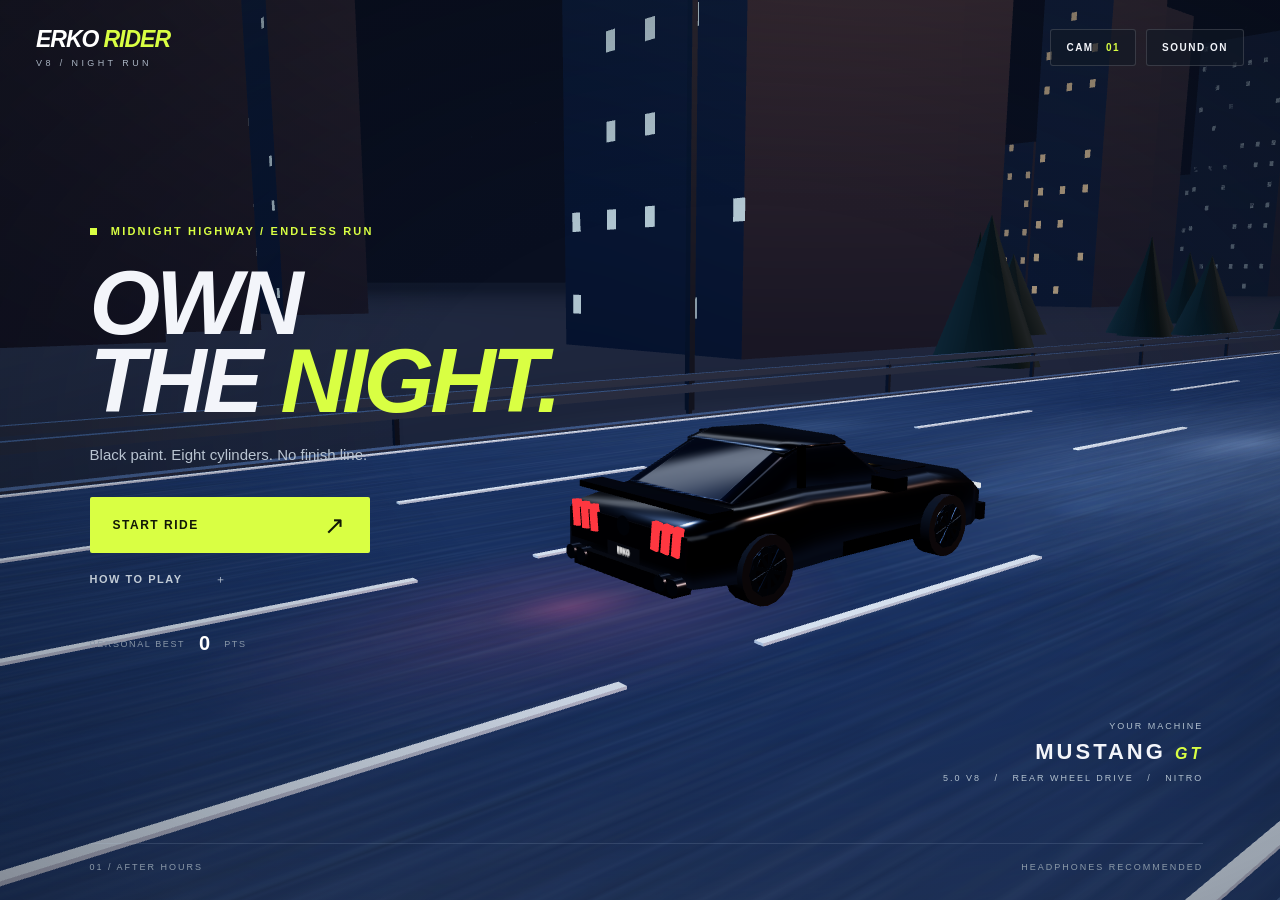
<file: src/template.html>
<!DOCTYPE html><html lang="en"><head><meta charset="utf-8"><meta name="viewport" content="width=device-width,initial-scale=1,viewport-fit=cover"><meta name="theme-color" content="#080b13"><meta name="description" content="ERKO RIDER — a cinematic V8 highway racer. Drive, weave through traffic and chase your best score."><title>ERKO RIDER</title><link rel="stylesheet" href="style.css"></head><body>
<canvas id="game" aria-label="3D nighttime highway racing game"></canvas><div id="vignette"></div><div id="flash"></div><div id="speedFX"></div>
<header><a id="brand" href="#" aria-label="ERKO RIDER home">ERKO<span>RIDER</span><i>V8 / NIGHT RUN</i></a><nav><button id="cameraBtn" aria-label="Change camera">CAM <span>01</span></button><button id="soundBtn" aria-label="Toggle sound">SOUND ON</button><button id="pauseBtn" aria-label="Pause game" hidden>Ⅱ</button></nav></header>
<section id="menu" class="screen"><div class="menuCopy"><div class="eyebrow"><span></span> MIDNIGHT HIGHWAY / ENDLESS RUN</div><h1>OWN<br>THE <em>NIGHT.</em></h1><p>Black paint. Eight cylinders. No finish line.</p><button id="startBtn" class="primary">START RIDE <b>↗</b></button><button id="helpBtn" class="textBtn">HOW TO PLAY <span>＋</span></button><div class="record">PERSONAL BEST <strong id="menuBest">0</strong><span>PTS</span></div></div><div class="carCaption"><span>YOUR MACHINE</span><strong>MUSTANG <i>GT</i></strong><small>5.0 V8 &nbsp; / &nbsp; REAR WHEEL DRIVE &nbsp; / &nbsp; NITRO</small></div><div class="menuBottom"><span>01 / AFTER HOURS</span><span>HEADPHONES RECOMMENDED</span></div></section>
<section id="help" class="modal" hidden><div class="panel"><span class="eyebrow">DRIVER BRIEFING</span><h2>MAKE EVERY<br>SECOND COUNT.</h2><p>Reach a checkpoint every 1.4 km to earn more time. Stay above 180 km/h to build your multiplier. Pass close to traffic for bonus points and nitro.</p><div class="controlsList"><span><kbd>W ↑</kbd> Accelerate</span><span><kbd>S ↓</kbd> Brake / reverse</span><span><kbd>A D</kbd> Steer / drift</span><span><kbd>SPACE</kbd> Nitro</span><span><kbd>C</kbd> Camera</span><span><kbd>ESC</kbd> Pause</span><span><kbd>R</kbd> Restart</span></div><p class="muted">Three heavy impacts end your run. A hard high-speed impact causes more damage. On mobile, hold the on-screen pedals and steering buttons together.</p><button id="closeHelp" class="primary">GOT IT <b>→</b></button></div></section>
<section id="hud" hidden><div class="topHud"><div><label>SCORE</label><strong id="score">000000</strong><span id="multiplier">×1.0</span></div><div class="checkpoint"><label>NEXT CHECKPOINT <span id="checkpointDistance">1,400 M</span></label><strong id="timer">45.0</strong><small>SECONDS</small><div class="track"><i id="checkpointProgress"></i></div></div><div class="runDistance"><label>DISTANCE</label><strong id="distance">0.00 <small>KM</small></strong></div></div><div id="toast" aria-live="polite"></div><div class="bottomHud"><div class="condition"><label>BODY CONDITION</label><div id="health"><i></i><i></i><i></i></div><span id="zone">MIDNIGHT CITY</span></div><div class="instrument"><div class="rpm"><i id="rpmFill"></i></div><div class="speedRead"><strong id="speed">0</strong><div><span>KM/H</span><b id="gear">N</b></div></div><div class="nitroLabel"><span>NITRO</span><span id="nitroText">100%</span></div><div class="nitroTrack"><i id="nitroFill"></i></div></div></div><div class="keyHint">WASD / DRIVE &nbsp; SPACE / NITRO &nbsp; C / CAMERA &nbsp; ESC / PAUSE</div></section>
<section id="pause" class="modal" hidden><div class="panel compact"><span class="eyebrow">TAKE A BREATH</span><h2>RIDE PAUSED.</h2><button id="resumeBtn" class="primary">RESUME <b>→</b></button><button id="pauseRestart" class="textBtn">RESTART RIDE</button><button id="exitBtn" class="textBtn">MAIN MENU</button></div></section>
<section id="over" class="modal" hidden><div class="panel result"><span id="endReason" class="eyebrow">RUN COMPLETE</span><h2>ONE MORE<br><em>RIDE?</em></h2><label>FINAL SCORE</label><strong id="finalScore" class="finalScore">0</strong><div class="stats"><div><label>DISTANCE</label><b id="finalDistance"></b></div><div><label>MAX SPEED</label><b id="finalSpeed"></b></div><div><label>NEAR MISSES</label><b id="finalNear"></b></div><div><label>BEST SCORE</label><b id="finalBest"></b></div></div><button id="restartBtn" class="primary">RESTART <b>↗</b></button><button id="overMenu" class="textBtn">MAIN MENU</button></div></section>
<div id="touch" hidden><div class="steering"><button data-control="left" aria-label="Steer left">◀</button><button data-control="right" aria-label="Steer right">▶</button></div><div class="pedals"><button data-control="nitro" class="boost">N₂O</button><button data-control="brake" class="brake">BRAKE</button><button data-control="gas" class="gas">GAS<br>▲</button></div></div><div id="rotate">ROTATE YOUR PHONE FOR THE BEST RIDE ↻</div><div id="loading">IGNITING THE V8…</div><script type="module" src="game.js"></script></body></html>
</file>
<file: src/style.css>
@import url('data:text/css,');
:root{font-family:Arial,Helvetica,sans-serif;color:#f3f5fa;background:#090c14;font-synthesis:none;--accent:#d9ff43;--dim:#9eaabc}*{box-sizing:border-box}body{margin:0;overflow:hidden;width:100vw;height:100dvh}button,a{-webkit-tap-highlight-color:transparent}button{font:700 12px Arial;letter-spacing:1.5px;cursor:pointer;color:inherit}button:focus-visible,a:focus-visible{outline:2px solid var(--accent);outline-offset:5px}button{border:0}button:hover{filter:brightness(1.14)}[hidden]{display:none!important}#game{display:block;width:100%;height:100%;position:fixed;inset:0}#vignette{position:fixed;inset:0;pointer-events:none;background:radial-gradient(ellipse at 58% 47%,transparent 32%,#05080d65 100%)}header{position:fixed;left:max(36px,env(safe-area-inset-left));right:max(36px,env(safe-area-inset-right));top:max(26px,env(safe-area-inset-top));z-index:5;display:flex;justify-content:space-between;align-items:center}#brand{font-size:23px;font-weight:950;font-style:italic;letter-spacing:-1px;text-decoration:none;color:white}#brand span{color:var(--accent);margin-left:5px}#brand i{display:block;font-size:9px;font-weight:400;letter-spacing:3.4px;font-style:normal;margin-top:5px;color:#aab5c3}nav{display:flex;gap:10px}nav button{padding:12px 15px;background:#11192599;border:1px solid #ffffff24;border-radius:3px;font-size:10px}nav span{color:var(--accent);margin-left:8px}.screen{position:fixed;inset:0}.menuCopy{position:absolute;left:7%;top:24%;max-width:530px}.eyebrow{font-size:11px;letter-spacing:2.2px;color:var(--accent);font-weight:700}.eyebrow>span{display:inline-block;width:7px;height:7px;background:var(--accent);margin-right:9px}h1{font-size:clamp(64px,8.1vw,124px);line-height:.86;letter-spacing:-5px;font-weight:950;margin:27px 0 23px;font-style:italic}em{color:var(--accent);font-style:italic}p{font-size:15px;line-height:1.6;color:#b9c4d1}.primary{background:var(--accent);color:#111806;min-height:56px;padding:0 23px;display:flex;justify-content:space-between;align-items:center;width:280px;margin-top:30px;border-radius:2px}.primary b{font-size:25px}.textBtn{background:transparent;padding:19px 0;display:block;color:#c2ccd6;font-size:11px}.textBtn span{margin-left:28px}.record{display:flex;align-items:center;gap:14px;margin-top:26px;font-size:9px;letter-spacing:1.6px;color:#8997a8}.record strong{font-size:20px;letter-spacing:0;color:white}.carCaption{position:absolute;right:6%;bottom:13%;text-align:right}.carCaption>span,.carCaption small{display:block;font-size:9px;color:#b1c0ce;letter-spacing:2px}.carCaption strong{display:block;font-size:22px;letter-spacing:3px;margin:8px 0}.carCaption i{color:var(--accent);font-size:16px}.menuBottom{position:absolute;bottom:28px;left:7%;right:6%;display:flex;justify-content:space-between;border-top:1px solid #b5c4dc28;padding-top:18px;font-size:9px;letter-spacing:2px;color:#8c9aa9}.modal{position:fixed;inset:0;z-index:10;display:flex;align-items:center;justify-content:center;background:#030811b8;backdrop-filter:blur(10px);overflow:auto}.panel{width:540px;max-width:92%;padding:34px;background:linear-gradient(145deg,#18202d,#0a101a);border:1px solid #c8d7ff2b;border-radius:4px}.panel h2{font-size:44px;font-style:italic;letter-spacing:-1.8px;line-height:1;margin:20px 0}.panel .primary{width:100%;margin-top:23px}.controlsList{display:grid;grid-template-columns:1fr 1fr;gap:13px;font-size:12px;color:#c5cfdd}kbd{display:inline-block;min-width:57px;padding:7px;border:1px solid #7b8ca64a;margin-right:8px;color:var(--accent);font:11px monospace}.muted{font-size:12px}.compact{width:390px}.compact .textBtn,.result .textBtn{width:100%;text-align:center}.topHud{position:fixed;top:100px;left:36px;right:36px;display:flex;justify-content:space-between;pointer-events:none}label{display:block;font-size:10px;letter-spacing:2px;color:#b6c3d3;margin-bottom:9px}.topHud strong{font-size:29px;letter-spacing:1px;font-variant-numeric:tabular-nums}.topHud #multiplier{color:var(--accent);font-size:18px;font-weight:bold;display:inline-block;margin-left:15px}.checkpoint{text-align:center;position:absolute;left:50%;transform:translateX(-50%);min-width:200px}.checkpoint label{font-size:9px}.checkpoint label span{color:var(--accent);margin-left:12px}.checkpoint strong{font-size:38px}.checkpoint small{font-size:9px;display:block;color:#8797ab;letter-spacing:2px}.track{height:3px;background:#a7bdd433;margin-top:10px}.track i{display:block;background:var(--accent);height:100%;width:0}.runDistance{text-align:right}.runDistance small{font-size:11px;color:#aab8c6}.bottomHud{position:fixed;bottom:58px;left:36px;right:36px;display:flex;justify-content:space-between;align-items:end;pointer-events:none}.condition #health{display:flex;gap:5px;margin-bottom:16px}.condition i{width:35px;height:4px;background:var(--accent)}.condition span{font-size:9px;color:#8295ac;letter-spacing:2px}.instrument{width:220px}.rpm{height:6px;background:repeating-linear-gradient(90deg,#31404d 0 12px,transparent 12px 16px);overflow:hidden}.rpm i{display:block;height:100%;width:0;background:repeating-linear-gradient(90deg,var(--accent) 0 12px,transparent 12px 16px)}.speedRead{display:flex;justify-content:end;align-items:center;gap:17px}.speedRead strong{font-size:82px;font-style:italic;font-weight:900;letter-spacing:-4px;font-variant-numeric:tabular-nums;line-height:1.1}.speedRead span{font-size:10px;color:#adbbcb}.speedRead b{display:block;font-size:27px;color:var(--accent);text-align:center}.nitroLabel{display:flex;justify-content:space-between;font-size:9px;letter-spacing:1.8px;color:#9cdae8;margin:10px 0 7px}.nitroTrack{height:4px;background:#5796ad40}.nitroTrack i{display:block;height:100%;width:100%;background:#8be7ff;box-shadow:0 0 10px #47cfff}.keyHint{position:fixed;bottom:22px;left:36px;font-size:9px;letter-spacing:1.5px;color:#7990a8}#toast{position:fixed;top:31%;left:50%;transform:translateX(-50%);font-size:23px;font-weight:900;font-style:italic;color:var(--accent);text-align:center;white-space:pre-line;text-shadow:0 2px 15px #000;opacity:0;transition:opacity .2s}.finalScore{font-size:65px;color:var(--accent);font-style:italic;display:block}.stats{display:grid;grid-template-columns:1fr 1fr;gap:22px;margin:23px 0}.stats b{font-size:20px}.result{width:440px}.result h2{margin:13px 0 24px}#flash{position:fixed;inset:0;pointer-events:none;background:#ff3b28;opacity:0;z-index:6}#speedFX{position:fixed;inset:0;pointer-events:none;opacity:0;background:radial-gradient(ellipse,transparent 40%,#57b5ff30);box-shadow:inset 0 0 80px #58c9ff33}#touch{position:fixed;left:max(22px,env(safe-area-inset-left));right:max(22px,env(safe-area-inset-right));bottom:max(18px,env(safe-area-inset-bottom));z-index:7;justify-content:space-between;align-items:end;pointer-events:none;display:flex}.steering,.pedals{display:flex;gap:10px;align-items:end}#touch button{touch-action:none;user-select:none;-webkit-user-select:none;pointer-events:auto;width:70px;height:65px;border:1px solid #cce2ff55;background:#111d2caa;border-radius:10px;font-size:21px;backdrop-filter:blur(5px)}#touch button.held{background:#d9ff4370;border-color:#d9ff43}#touch .gas{height:86px;width:74px;color:var(--accent);font-size:15px}#touch .brake{font-size:10px;width:62px}#touch .boost{height:68px;width:82px;border-color:#65dfff;color:#80e6ff;font-size:22px;margin-right:6px}#rotate{display:none;position:fixed;bottom:8px;width:100%;text-align:center;font-size:9px;color:var(--accent);letter-spacing:1px;pointer-events:none}#loading{position:fixed;inset:0;background:#090d15;display:grid;place-items:center;z-index:30;letter-spacing:4px;color:var(--accent);font-size:14px}
@media(pointer:coarse){.keyHint{display:none}.bottomHud{bottom:124px}.instrument{width:170px}.speedRead strong{font-size:60px}.condition{display:none}}
@media(max-height:600px){header{top:max(14px,env(safe-area-inset-top));left:max(22px,env(safe-area-inset-left));right:max(22px,env(safe-area-inset-right))}#brand{font-size:19px}#brand i{font-size:7px}.menuCopy{top:23%;left:6%}h1{font-size:70px;line-height:.86;margin:18px 0 13px;letter-spacing:-3px}.menuCopy p{font-size:12px;margin:0}.primary{min-height:44px;margin-top:18px;width:230px}.textBtn{padding:14px 0}.record{margin-top:5px}.menuBottom{bottom:16px;padding-top:10px}.carCaption{bottom:19%}.topHud{top:72px;left:23px;right:23px}.topHud strong{font-size:22px}.checkpoint strong{font-size:28px}.checkpoint label{font-size:8px}.checkpoint small{display:none}.topHud label{margin-bottom:5px}.bottomHud{right:23px}.panel{padding:22px;max-height:94dvh;overflow:auto}.panel h2{font-size:32px;margin:13px 0}.panel p{font-size:12px}.controlsList{gap:8px}.result{width:540px}.result h2{font-size:30px;float:left;margin-right:30px}.finalScore{font-size:43px}.stats{grid-template-columns:repeat(4,1fr);gap:12px;margin:20px 0}.stats b{font-size:16px}.stats label{font-size:8px}.result .primary{margin-top:12px}.result .textBtn{padding:10px}.instrument{width:158px}.speedRead strong{font-size:53px}.nitroLabel{margin:4px 0}.rpm{height:4px}#toast{font-size:20px;top:33%}}
@media(max-width:600px) and (orientation:portrait){#rotate{display:block}.menuCopy{top:20%}h1{font-size:73px}.carCaption{bottom:15%;right:7%}.menuBottom{bottom:35px}.menuBottom span:last-child{display:none}header{left:20px;right:20px}nav{gap:5px}nav button{padding:10px;font-size:9px}.topHud{top:92px;left:20px;right:20px}.checkpoint{top:70px}.topHud strong{font-size:23px}.runDistance strong{font-size:19px}.bottomHud{right:20px;bottom:145px}.instrument{width:145px}#touch{left:12px;right:12px;bottom:35px}#touch button{width:53px;height:60px}.steering,.pedals{gap:5px}#touch .boost{width:59px;font-size:18px;margin:0}#touch .brake{width:48px}#touch .gas{width:53px;height:75px}.panel h2{font-size:33px}.panel{padding:24px}.controlsList{font-size:10px}#toast{top:35%;font-size:19px}}
@media(max-width:950px){.keyHint{display:none}.bottomHud{bottom:124px}.condition{display:none}.instrument{width:160px}.speedRead strong{font-size:54px}}
@media(min-width:951px) and (min-height:601px){.menuCopy{width:58%;max-width:710px;top:25%}h1{font-size:clamp(68px,7.1vw,108px);letter-spacing:-4px}.menuCopy p{margin-top:0}}
</file>
